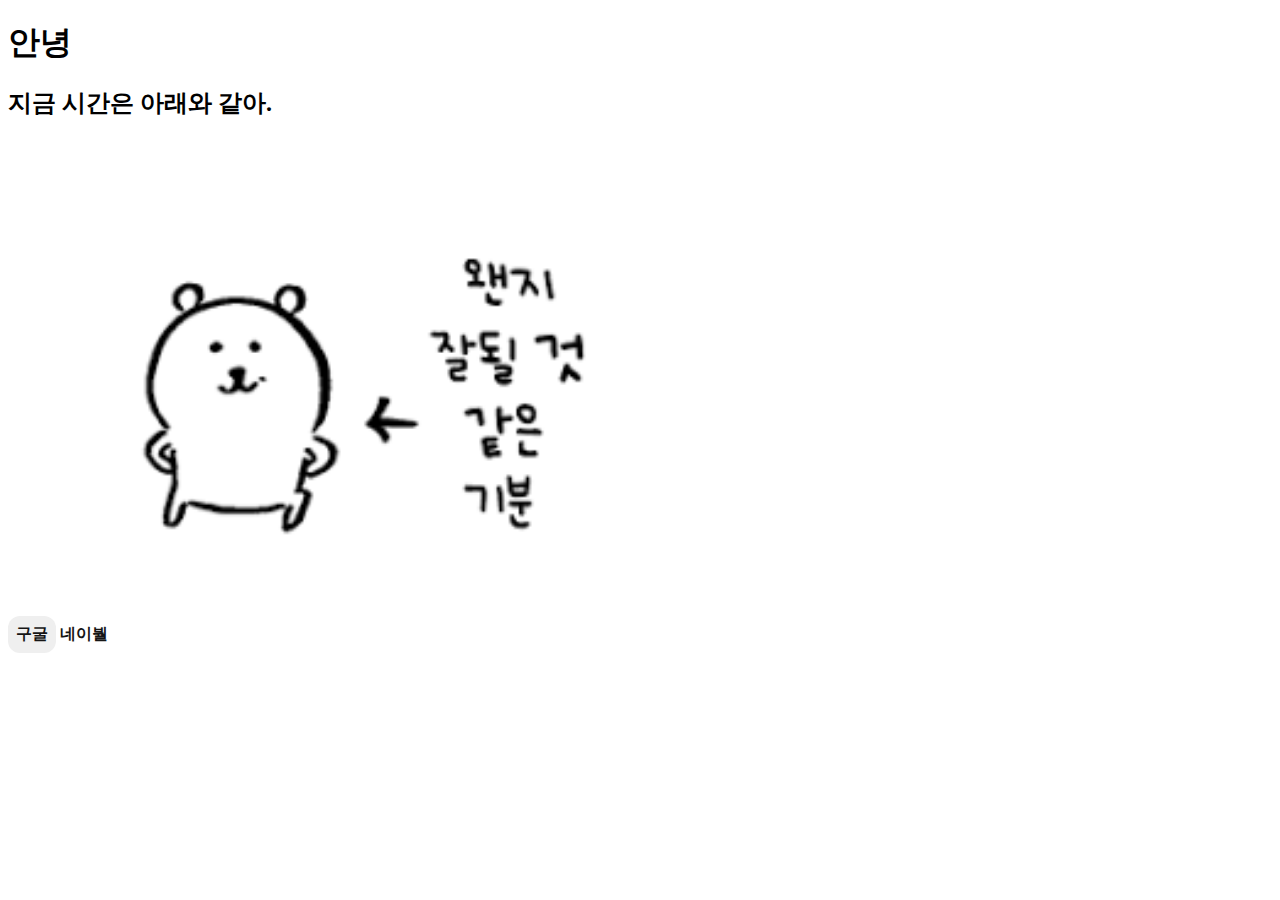
<file: 20240203_day01/index.html>
<!DOCTYPE html>
<html lang="en">
<head>
    <meta charset="UTF-8">
    <meta name="viewport" content="width=device-width, initial-scale=1.0">
    <title>Document</title>

</head>
<style>
    a{
        text-decoration: none;
        color: rgb(21, 21, 21);
        font-weight: 600;
    }
    .button-google{
        border:0px;
        padding: 8px;
        cursor: pointer;
        border-radius: 12px;
        font-size: 1rem;
    }
    .button-google:hover{
        background-color: rgb(153, 153, 153);
    }
    .img-nongdamgom{
        width: 500px;
        height: auto;
    }
</style>
<body>
    <h1>안녕</h1>
    <h2>지금 시간은 아래와 같아.</h2>
<button class="button-google" onclick=><a href="https://www.google.com">구굴</a></button>

<a href="https://www.naver.com">네이붤</a>
<img src="./image/nongdamgom.png" class="img-nongdamgom">
</body>
<script>
    let todayDate = Date();
    // setInterval(() => document.write(`<h3>${todayDate}</h3>`),2000);

    document.getElementsByTagName("h1").innerHTML=DnowTime(()=>{
        `<h3>${todayDate}</h3>`;
    })
</script>
</html>
</file>
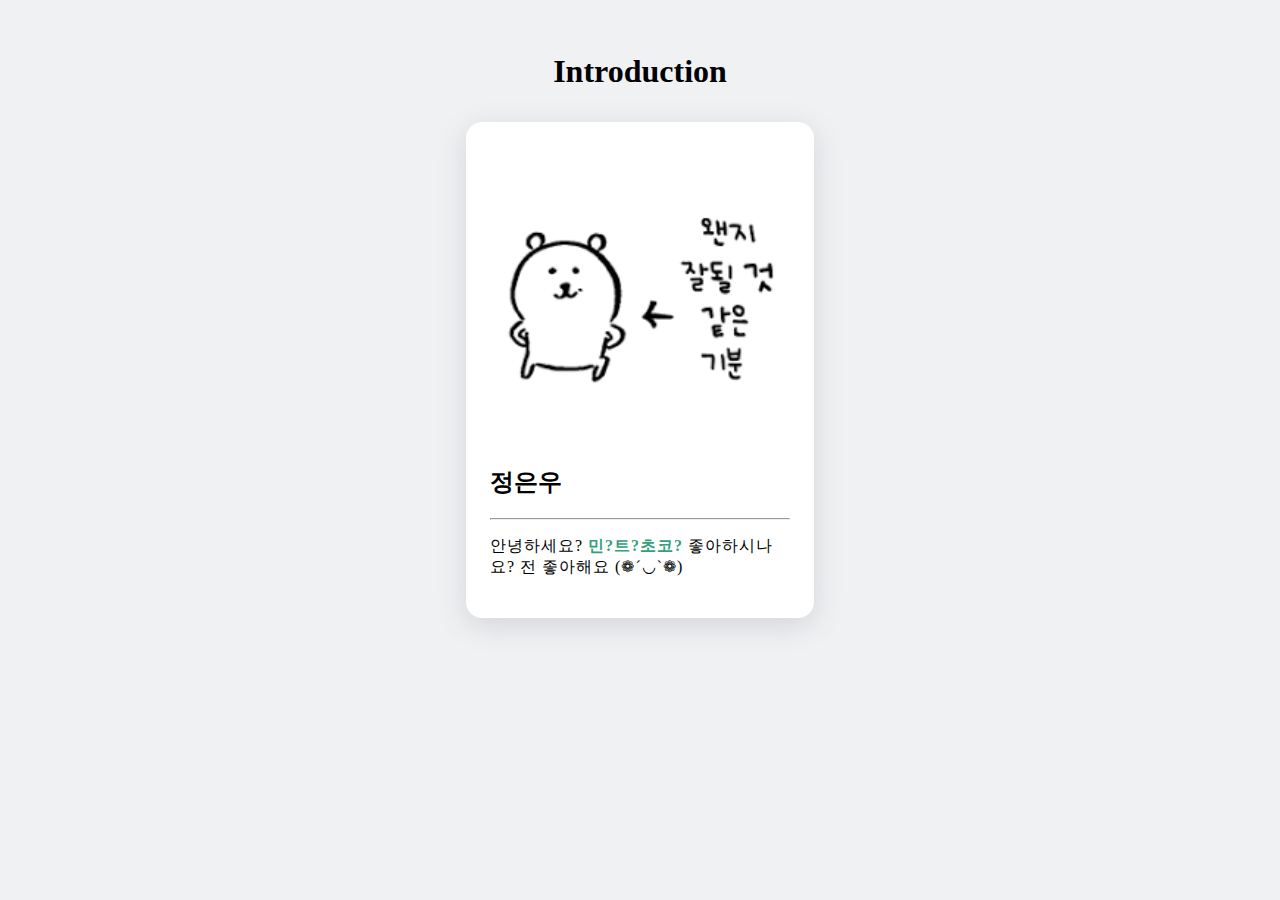
<file: 20240203_day01/layout1.html>
<!DOCTYPE html>
<html lang="en">
<head>
    <meta charset="UTF-8">
    <meta name="viewport" content="width=device-width, initial-scale=1.0">
    <title>Layout01</title>
    <link  rel="stylesheet" href="layout1.css">
</head>

<style>

</style>
<body>
    <div class="introduction-container">
        <h1 style="display: inline-block;">Introduction</h1>
        <a  href="https://gem-wire-68e.notion.site/aa43e47a00f74969a1c80965540325d8?pvs=4"></a>
        <div class="introduction-card">
            
                <img class="img-nongdamgom" src="./image/nongdamgom.png"/>
            
            <div class="introduction">
                <h2>정은우</h2>
                <hr/>
                <p>안녕하세요? <span>민?트?초코?</span> 좋아하시나요? 전 좋아해요 (❁´◡`❁)</p>
            </div>
        </div>
    </a>
    </div>
</body>
<script>
    
</script>
</html>
</file>
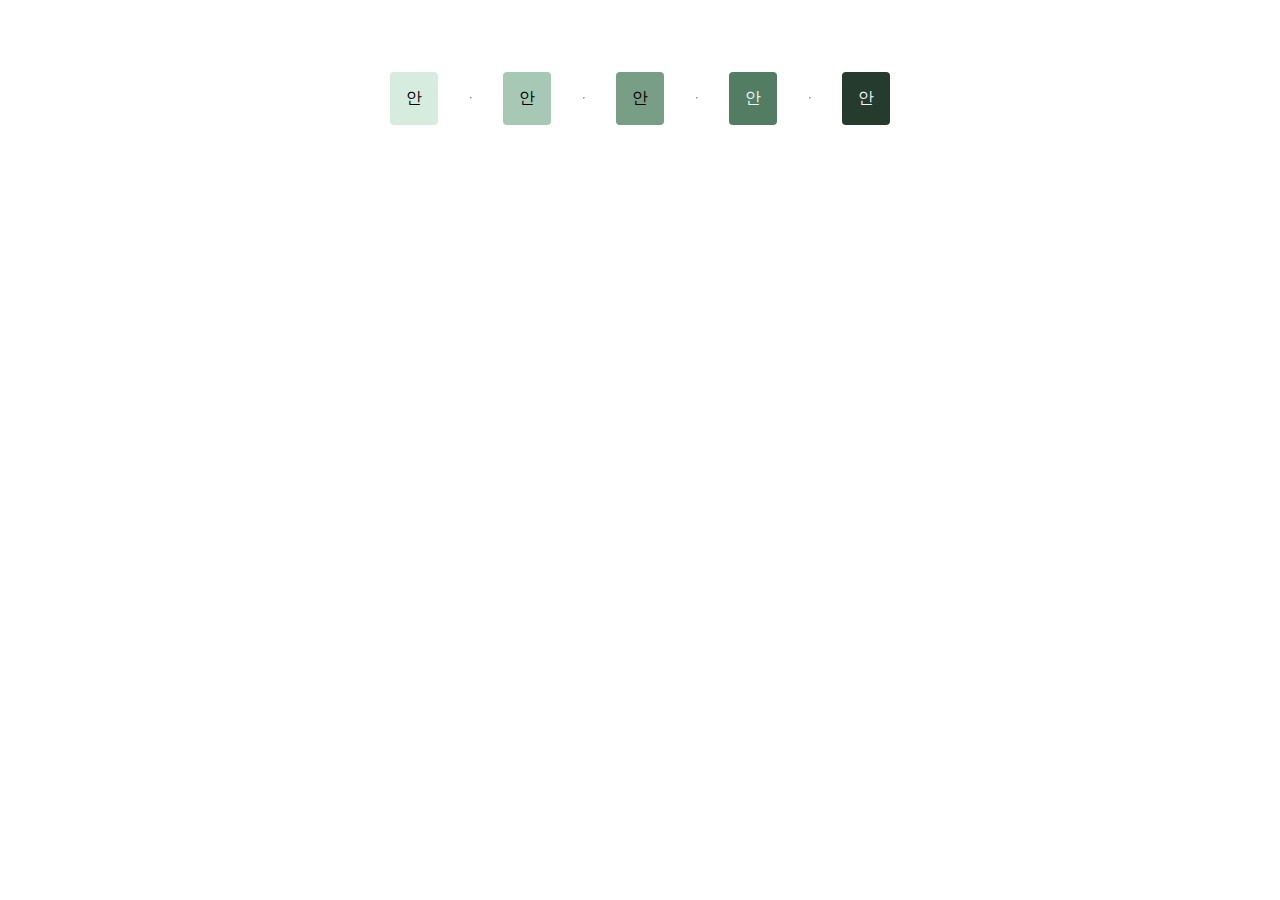
<file: 20240203_day01/layout2.html>
<!DOCTYPE html>
<html lang="en">
<head>
    <meta charset="UTF-8">
    <meta name="viewport" content="width=device-width, initial-scale=1.0">
    <title>Document</title>
</head>
<style>
    .container{
        width: 500px;
        height: 100px;
        display: flex;
        justify-content:space-around;
        align-items: center;
        padding: 0 1.5rem;
        margin-top: 3rem;
        border-radius: 1rem;
        box-shadow: rgba(50, 81, 66, 0.16) 0px 10px 36px 0px, rgba(33, 36, 34, 0.06)p 0px 0px 1px;
    }
    .container div{
        padding: 1rem;
        border-radius: 0.25rem;
        /* border: 1px solid aqua; */
    }
</style>
<body>

        <div class="container" style="margin-left: auto; margin-right: auto;">
            <div style="background-color: rgb(213, 236, 222); ">안</div>
            <hr/>
            <div style="background-color: rgb(167, 200, 180);">안</div>
            <hr/>
            <div style="background-color: rgb(120, 158, 134);">안</div>
            <hr/>
            <div style="background-color: rgb(82, 125, 98);color: whitesmoke;">안</div>
            <hr/>
            <div style="background-color: rgb(37, 59, 45); color: whitesmoke;">안</div>
            
        </div>
</body>
</html>
</file>
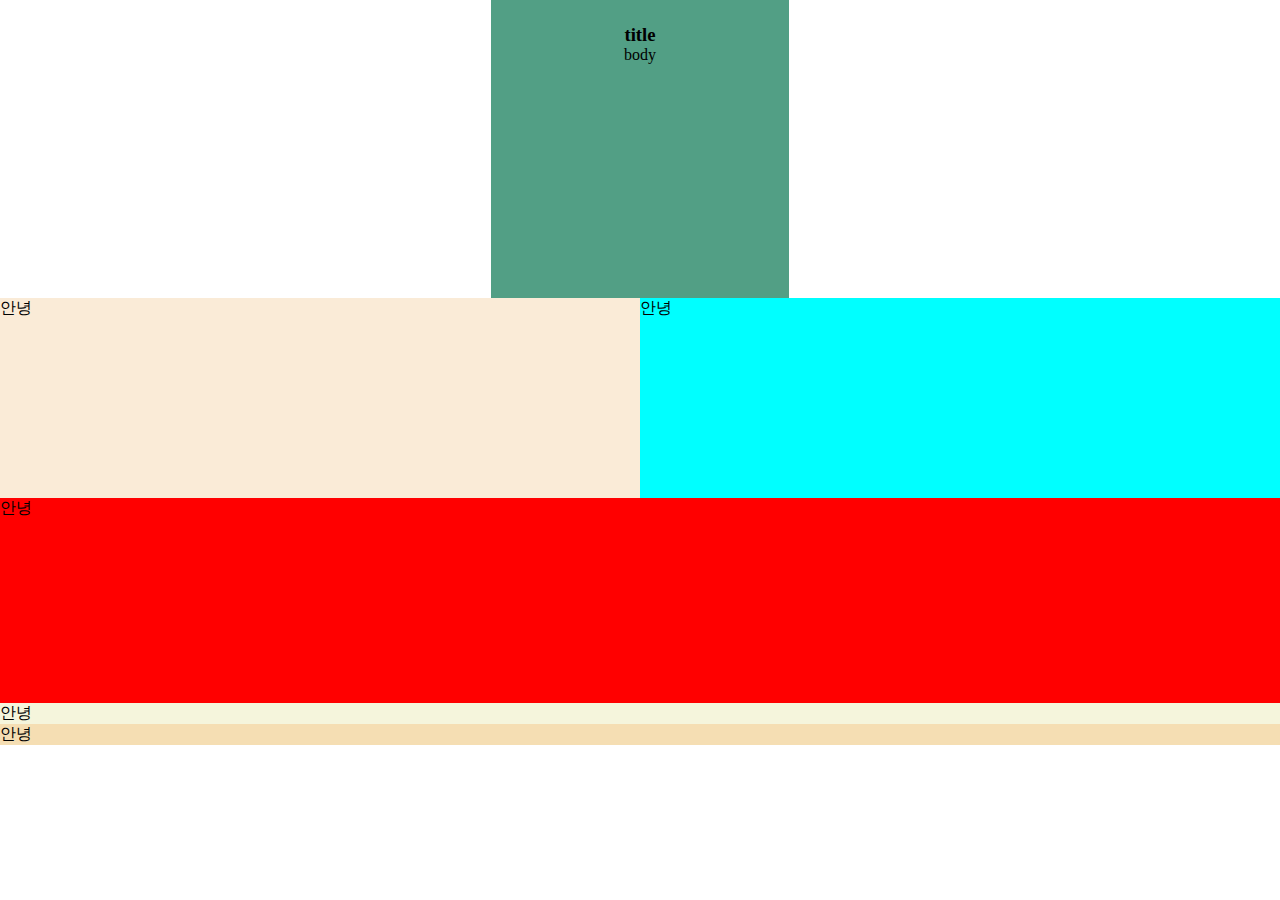
<file: 20240204_day02/ex01_layout1.html>
<!DOCTYPE html>
<html lang="ko">
<head>
    <meta charset="UTF-8">
    <meta name="viewport" content="width=device-width, initial-scale=1.0">
    <title>Document</title>
    <link  rel="stylesheet" href="./css/layout3.css">
</head>
<body>
    <div class="style">
        <h3>title</h3>
        <p>body</p>
    </div>
    <div style="background-color: antiquewhite; width: 50%;height: 200px; float: left;">안녕</div>
    <div style="background-color: aqua; width: 50%;height: 200px; float: left;">안녕</div>
    <div style="clear: both;"></div>
    <div style="background-color: red; height: 205px;">안녕</div>
    <div style="background-color: beige;">안녕</div>
    <div style="background-color: wheat;">안녕</div>
</body>
</html>
</file>
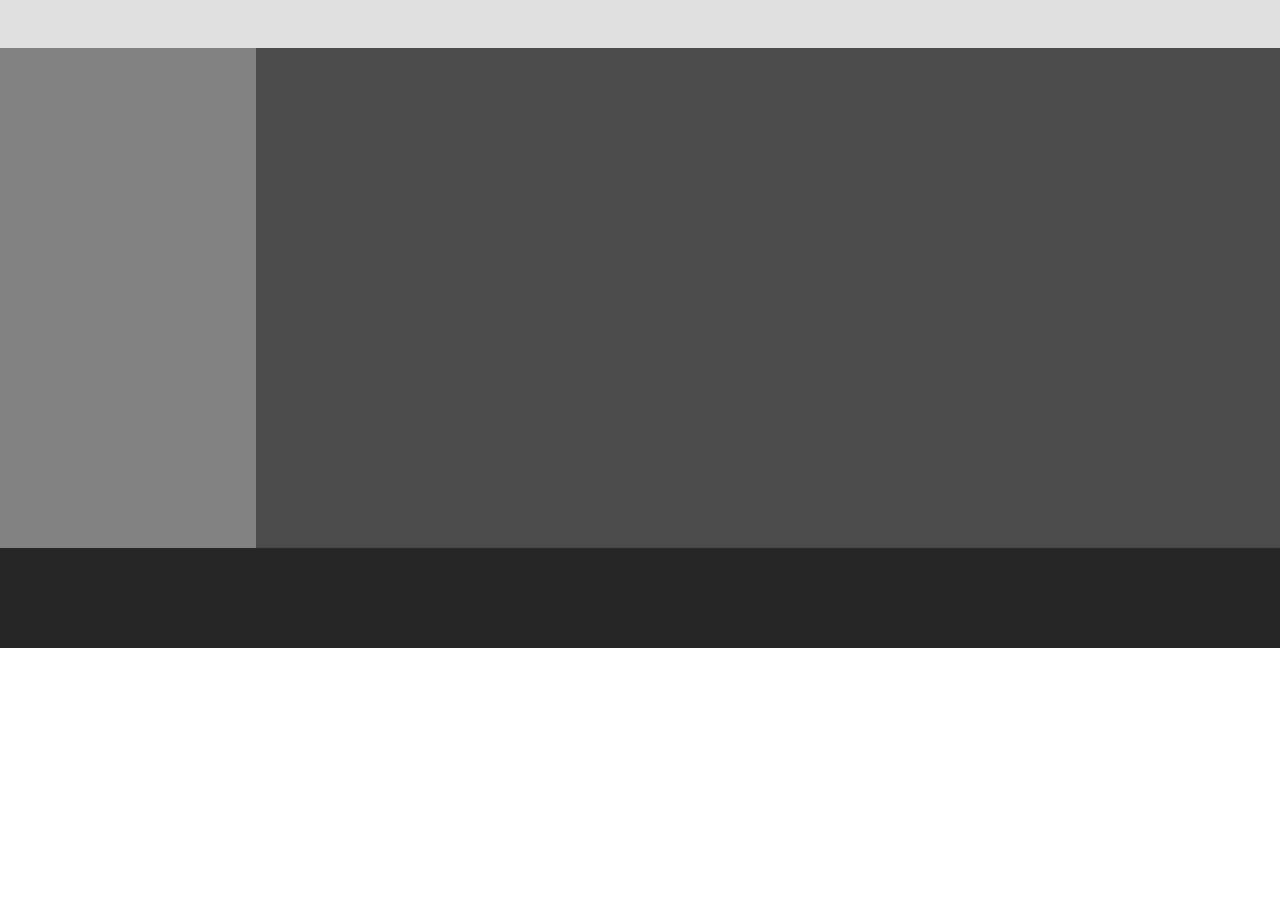
<file: 20240204_day02/ex02_layoutTest.html>
<!DOCTYPE html>
<html lang="en">
<head>
    <meta charset="UTF-8">
    <meta name="viewport" content="width=device-width, initial-scale=1.0">
    <title>Document</title>
    <link  rel="stylesheet" href="./css/layout3.css">
</head>
<body>
    <div class="whole-div">
        <div class="nav-bar" style="background-color: rgb(224, 224, 224);"></div>
        <div class="container" style="background-color: rgb(187, 187, 187);">
            <div style="background-color: rgb(130, 130, 130);"></div>
            <div style="background-color: rgb(76, 76, 76);"></div>
        </div>
        <div class="footer" style="background-color: rgb(38, 38, 38);"></div>
    </div>
</body>
</html>
</file>
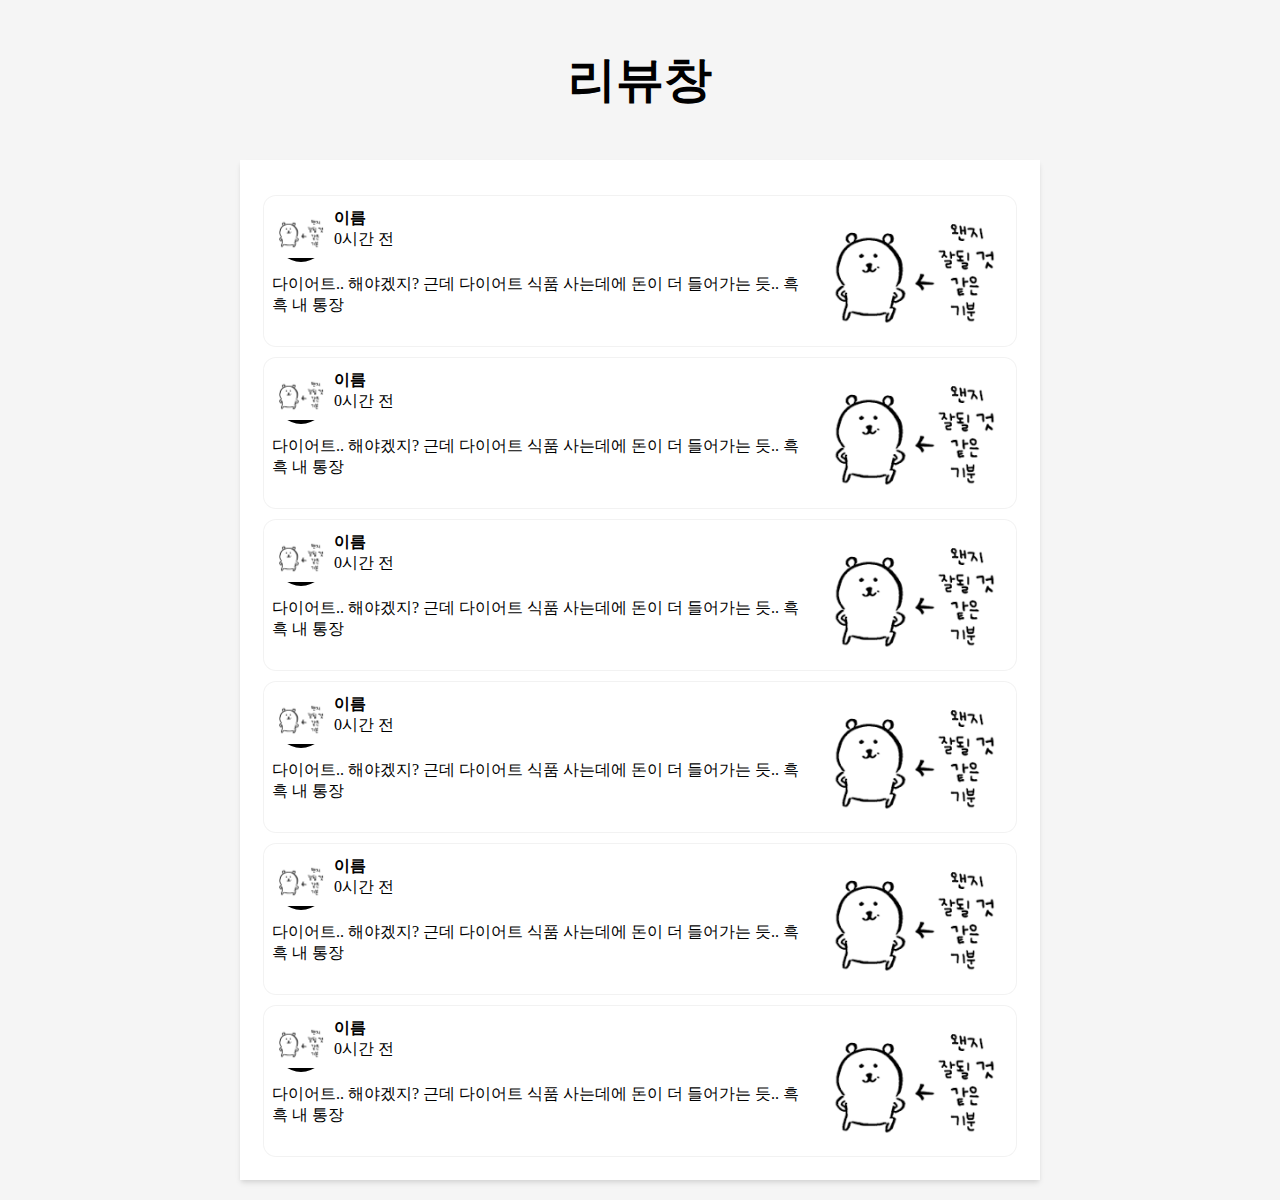
<file: 20240204_day02/ex04_layout4.html>
<!DOCTYPE html>
<html lang="en">
<head>
    <meta charset="UTF-8">
    <meta name="viewport" content="width='device-width', initial-scale=1.0">
    <title>Document</title>
    <link  rel="stylesheet" href="./css/layout4.css">
</head>
<body>
    <div class="container" styler>
        <div class="title-bar">
            <h2>리뷰창</h2>
        </div>
        <div class="review-list">
            <div class="review-card">
                <div>
                    <div class="user-info">
                        <div class="user-image">
                            <img src="./image/nongdamgom.png"/>
                        </div>
                        <div>
                            <h4>이름</h4>
                            <p>0시간 전</p>
                        </div>
                    </div>
                    <div class="review-text">
                        <p>
                            다이어트.. 해야겠지? 근데 다이어트  식품 사는데에 돈이 더 들어가는 듯.. 흑흑 내 통장
                        </p>
                    </div>
                </div>
                <div class="product-img">
                    <img src="./image/nongdamgom.png"/>
                </div>
            </div>
            <div class="review-card">
                <div>
                    <div class="user-info">
                        <div class="user-image">
                            <img src="./image/nongdamgom.png"/>
                        </div>
                        <div>
                            <h4>이름</h4>
                            <p>0시간 전</p>
                        </div>
                    </div>
                    <div class="review-text">
                        <p>
                            다이어트.. 해야겠지? 근데 다이어트  식품 사는데에 돈이 더 들어가는 듯.. 흑흑 내 통장
                        </p>
                    </div>
                </div>
                <div class="product-img">
                    <img src="./image/nongdamgom.png"/>
                </div>
            </div>
            <div class="review-card">
                <div>
                    <div class="user-info">
                        <div class="user-image">
                            <img src="./image/nongdamgom.png"/>
                        </div>
                        <div>
                            <h4>이름</h4>
                            <p>0시간 전</p>
                        </div>
                    </div>
                    <div class="review-text">
                        <p>
                            다이어트.. 해야겠지? 근데 다이어트  식품 사는데에 돈이 더 들어가는 듯.. 흑흑 내 통장
                        </p>
                    </div>
                </div>
                <div class="product-img">
                    <img src="./image/nongdamgom.png"/>
                </div>
            </div>
            <div class="review-card">
                <div>
                    <div class="user-info">
                        <div class="user-image">
                            <img src="./image/nongdamgom.png"/>
                        </div>
                        <div>
                            <h4>이름</h4>
                            <p>0시간 전</p>
                        </div>
                    </div>
                    <div class="review-text">
                        <p>
                            다이어트.. 해야겠지? 근데 다이어트  식품 사는데에 돈이 더 들어가는 듯.. 흑흑 내 통장
                        </p>
                    </div>
                </div>
                <div class="product-img">
                    <img src="./image/nongdamgom.png"/>
                </div>
            </div>
            <div class="review-card">
                <div>
                    <div class="user-info">
                        <div class="user-image">
                            <img src="./image/nongdamgom.png"/>
                        </div>
                        <div>
                            <h4>이름</h4>
                            <p>0시간 전</p>
                        </div>
                    </div>
                    <div class="review-text">
                        <p>
                            다이어트.. 해야겠지? 근데 다이어트  식품 사는데에 돈이 더 들어가는 듯.. 흑흑 내 통장
                        </p>
                    </div>
                </div>
                <div class="product-img">
                    <img src="./image/nongdamgom.png"/>
                </div>
            </div>
            <div class="review-card">
                <div>
                    <div class="user-info">
                        <div class="user-image">
                            <img src="./image/nongdamgom.png"/>
                        </div>
                        <div>
                            <h4>이름</h4>
                            <p>0시간 전</p>
                        </div>
                    </div>
                    <div class="review-text">
                        <p>
                            다이어트.. 해야겠지? 근데 다이어트  식품 사는데에 돈이 더 들어가는 듯.. 흑흑 내 통장
                        </p>
                    </div>
                </div>
                <div class="product-img">
                    <img src="./image/nongdamgom.png"/>
                </div>
            </div>
            
        </div>
    </div>
</body>
</html>
</file>
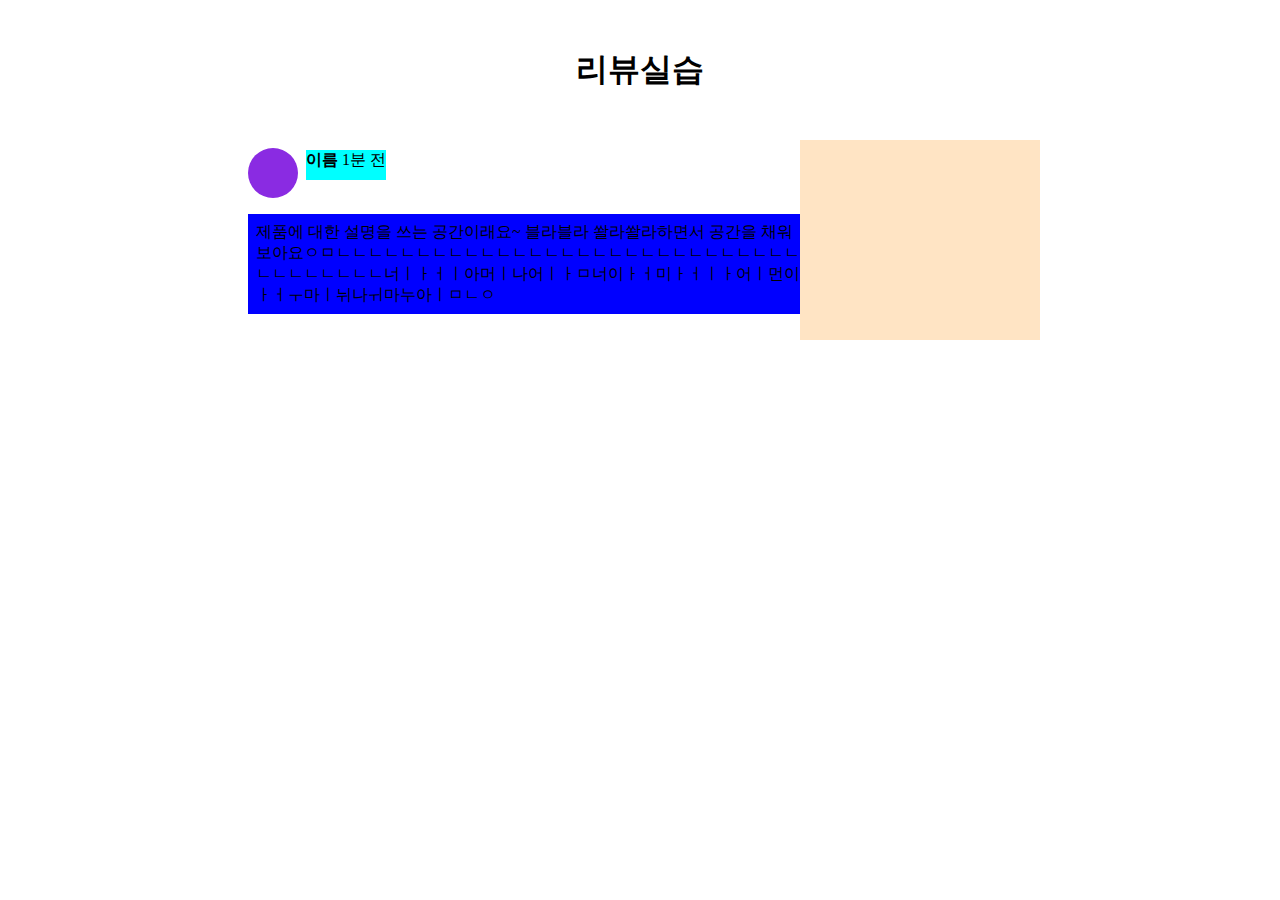
<file: 20240204_day02/ex04_layout5.html>
<!DOCTYPE html>
<html lang="en">
<head>
    <meta charset="UTF-8">
    <meta name="viewport" content="width=device-width, initial-scale=1.0">
    <title>Document</title>
</head>
<body>
    <div style="text-align: center; margin: 3rem auto;">
        <h1>
            리뷰실습
        </h1>
    </div>
    <div style="width: 800px; margin: 0 auto;">
        <div  style="width: 70%; float: left;">
            <div style="display: block; width: 100%;">
                <div style="width: 50px; height: 50px; display: block; background-color: blueviolet; float: left; margin: 8px; border-radius: 5rem;"></div>
                <div style="background-color: aqua; height: 30px;float: left; margin-top: 10px;">
                    <h4 style="display: inline;">이름</h4>
                    <p style="display: inline; height: 100%;">1분 전</p>
                </div>
            </div>
            <div style="clear: both;"></div>
            <p style="background-color: blue; float: left; display: block; width: 100%; margin: 8px; box-sizing: border-box; padding: 8px;">제품에 대한 설명을 쓰는 공간이래요~ 블라블라 쏼라쏼라하면서 공간을 채워보아요ㅇㅁㄴㄴㄴㄴㄴㄴㄴㄴㄴㄴㄴㄴㄴㄴㄴㄴㄴㄴㄴㄴㄴㄴㄴㄴㄴㄴㄴㄴㄴㄴㄴㄴㄴㄴㄴㄴㄴ너ㅣㅏㅓㅣ아머ㅣ나어ㅣㅏㅁ너이ㅏㅓ미ㅏㅓㅣㅏ어ㅣ먼이ㅏㅓㅜ마ㅣ뉘나ㅟ마누아ㅣㅁㄴㅇ</p>
        </div>
        <div style="background-color: bisque; width: 30%; height: 200px; float: left; box-sizing: border-box;  padding: 8px;">

        </div>
    </div>
</body>
</html>
</file>
<file: 20240203_day01/layout1.css>
body{
    box-sizing: border-box;
    padding: 24px;
    background-color: rgb(239, 241, 243);
    display: flex;
    flex-direction: column;
    justify-content: center;
    text-align: center;
}
h1{
    margin-bottom: 2rem;
}
.img-nongdamgom{
    width: 100%;
    height: auto;
}
.introduction{
    width: 100%;
    height: auto;
}
.introduction span{
    font-weight: 900;
    color: rgb(53, 158, 123);
}
.introduction p{
    letter-spacing: 1px;
}
.introduction-card{
    width: 300px;
    background-color: rgb(255, 255, 255);
    border-radius: 1rem;
    padding: 1.5rem;
    box-shadow: rgba(100, 100, 111, 0.2) 0px 7px 29px 0px;
    display: flex;
    flex-direction: column;
    justify-content:center;
    text-align: start;
}
.introduction-container{
    display: inline-block;
    margin-left: auto;
    margin-right: auto;
}
</file>
<file: 20240204_day02/css/layout3.css>
*{
    margin: 0;
}
body{
    box-sizing: border-box;
    
}
.style{
    background-color: rgb(82, 159, 133);
    width:250px;
    height:250px;
    margin: 0 auto;
    text-align: center;
    padding: 1.5rem;
}
.whole-div{
    margin: 0 auto;
}

.nav-bar{
    width: 100%;
    height: 48px;
}
.container{
    width: 100%;
    height: auto;
    display: flex;
}
.container :first-child{
    width: 20%;
    height: 500px;
}
.container :nth-child(2){
    width: 80%;
    height: 500px;
}
.footer{
    width: 100%;
    height: 100px;
}
</file>
<file: 20240204_day02/css/layout4.css>
*,body{
    box-sizing: border-box;
    margin: 0;
}
.container{
    width: 100%;
    height: 1200px;
    background-color: whitesmoke;
}
.title-bar{

    padding: 3rem 24px;
    text-align: center; 
    font-size: 2rem;
}
.review-list{
    background-color: white;
    width: 800px;
    margin: 0 auto;
    padding: 24px;
    box-shadow: rgba(0, 0, 0, 0.1) 0px 4px 6px -1px, rgba(0, 0, 0, 0.06) 0px 2px 4px -1px;
}
.review-card{
    width: 100%;
    height: 150px;
    margin-top: 12px;
    border-radius: 0.75rem;
    box-shadow: rgba(0, 0, 0, 0.05) 0px 0px 0px 1px;
    /* border: 1px solid rgb(245, 245, 245); */
    background-color: white;
    display: flex;
}
.user-info{
    display: flex;
    margin: 0.75rem;
}
.user-image{
    background-color: black;
    border-radius: 100px;
    margin-right: 0.5rem;
}
.user-image img{
    width: 50px;
    height: 50px;
}
.review-text{
    margin: 0.5rem;
}
.product-img{
    width: 30%;
    height: 100%;
    padding: 0.75rem;
    overflow:hidden;
}
.product-img img{
    width: 100%;
    height: 100%;
    object-fit:cover;
    /* border: 1px solid rgb(240, 240, 240); */
}
</file>
